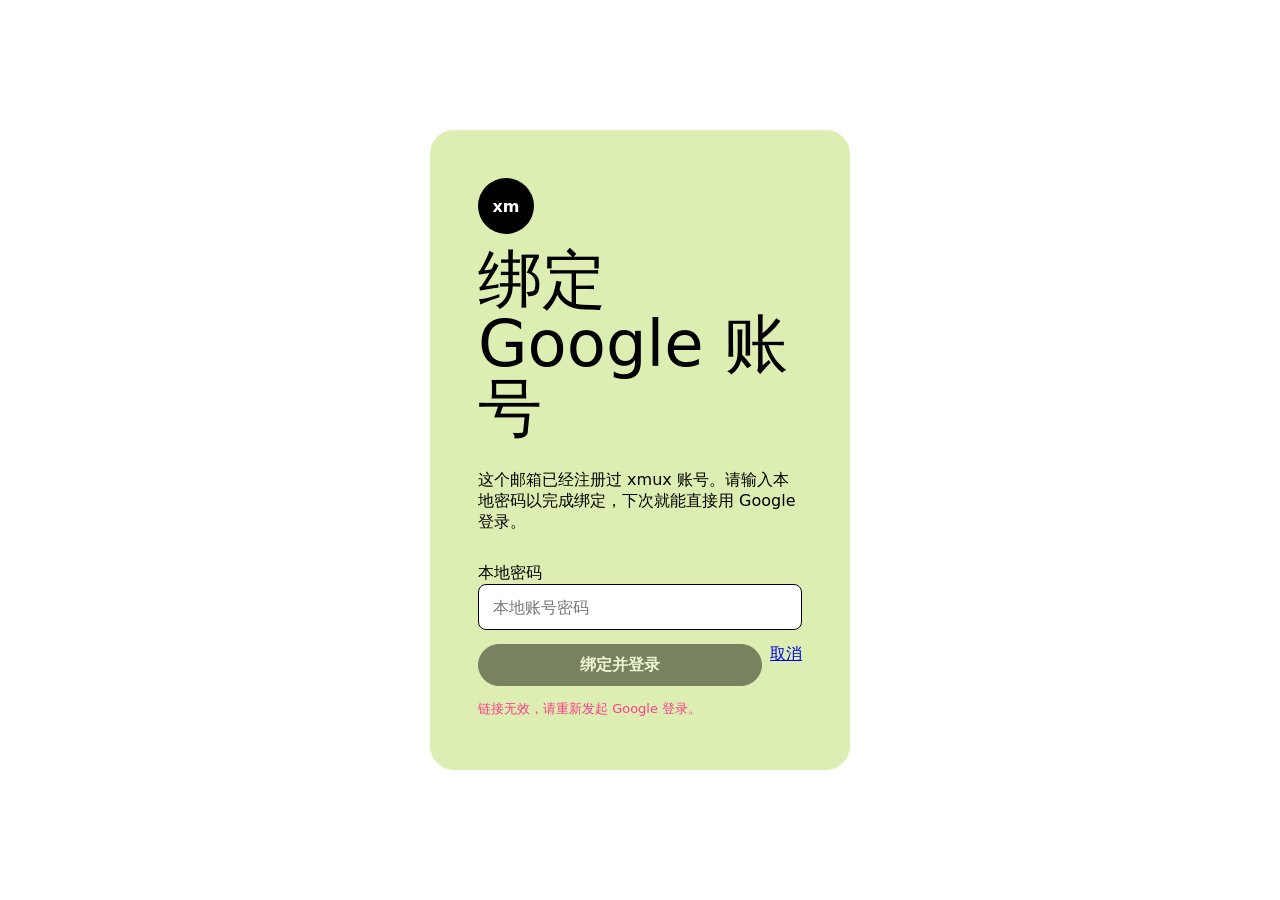
<file: web/user/oauth_bind.html>
<!doctype html>
<html lang="zh-CN">
  <head>
    <meta charset="utf-8" />
    <meta name="viewport" content="width=device-width, initial-scale=1" />
    <title>绑定 Google 账号 - xmux</title>
    <link rel="stylesheet" href="styles.css" />
  </head>
  <body>
    <main class="login-shell">
      <form id="bindForm" class="login-box">
        <div class="login-mark">xm</div>
        <h1>绑定 Google 账号</h1>
        <p class="login-hint">这个邮箱已经注册过 xmux 账号。请输入本地密码以完成绑定，下次就能直接用 Google 登录。</p>
        <label>本地密码<input id="bindPassword" type="password" autocomplete="current-password" placeholder="本地账号密码" /></label>
        <div class="login-actions">
          <button type="submit">绑定并登录</button>
          <a class="link-button" href="login.html">取消</a>
        </div>
        <p id="bindMessage" class="login-message"></p>
      </form>
    </main>
    <script src="../shared/path.js"></script>
    <script src="oauth_bind.js"></script>
  </body>
</html>
</file>
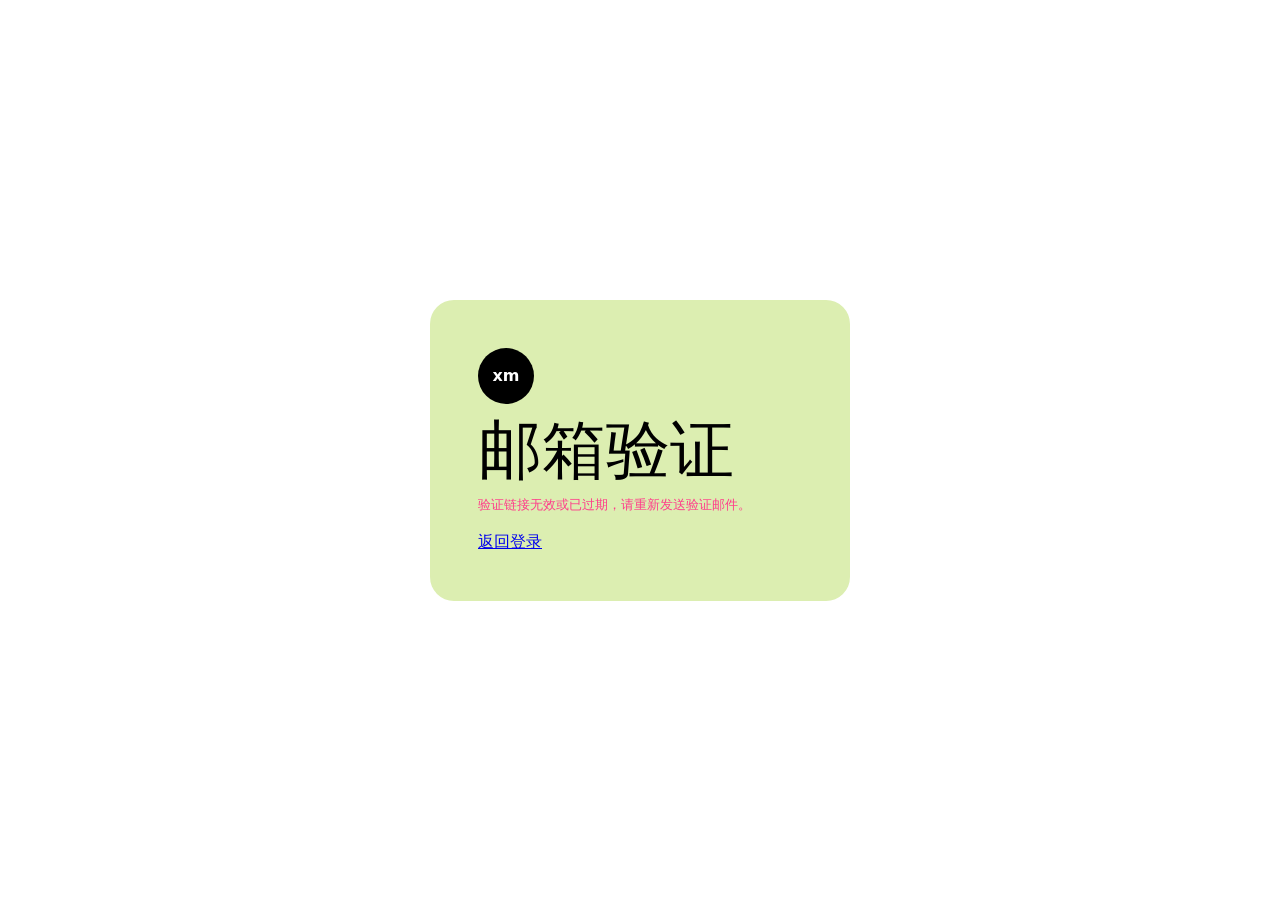
<file: web/user/verified.html>
<!doctype html>
<html lang="zh-CN">
  <head>
    <meta charset="utf-8" />
    <meta name="viewport" content="width=device-width, initial-scale=1" />
    <title>邮箱验证 - xmux</title>
    <link rel="stylesheet" href="styles.css" />
  </head>
  <body>
    <main class="login-shell">
      <div class="login-box">
        <div class="login-mark">xm</div>
        <h1>邮箱验证</h1>
        <p id="verifyMessage" class="login-message"></p>
        <div class="login-actions">
          <a class="link-button" href="login.html">返回登录</a>
        </div>
      </div>
    </main>
    <script>
      const params = new URLSearchParams(window.location.search);
      const status = params.get("status");
      const message = document.getElementById("verifyMessage");
      if (status === "ok") {
        message.textContent = "邮箱验证成功，可以登录了。";
        message.classList.add("ok");
      } else {
        message.textContent = "验证链接无效或已过期，请重新发送验证邮件。";
        message.classList.add("error");
      }
    </script>
  </body>
</html>
</file>
<file: web/user/styles.css>
:root {
  color-scheme: light;
  --canvas: #ffffff;
  --ink: #000000;
  --surface: #f7f7f5;
  --hairline: #e6e6e6;
  --lime: #dceeb1;
  --lilac: #c5b0f4;
  --mint: #c8e6cd;
  --pink: #efd4d4;
  --danger: #ff3d8b;
  font-family: Inter, ui-sans-serif, system-ui, -apple-system, BlinkMacSystemFont, "Segoe UI", sans-serif;
}

* {
  box-sizing: border-box;
}

body {
  margin: 0;
  min-height: 100vh;
  background: var(--canvas);
  color: var(--ink);
}

button,
input,
textarea,
select {
  font: inherit;
}

button {
  min-height: 42px;
  border: 1px solid var(--ink);
  border-radius: 50px;
  padding: 0 18px;
  background: var(--ink);
  color: var(--canvas);
  cursor: pointer;
  font-size: 16px;
  font-weight: 700;
  letter-spacing: 0;
}

button.secondary,
.nav-item {
  background: var(--canvas);
  color: var(--ink);
}

button:disabled {
  cursor: not-allowed;
  opacity: 0.45;
}

input,
textarea,
select {
  width: 100%;
  border: 1px solid var(--ink);
  border-radius: 8px;
  padding: 12px 14px;
  background: var(--canvas);
  color: var(--ink);
  outline: none;
}

input,
select {
  min-height: 46px;
}

textarea {
  resize: vertical;
  line-height: 1.45;
}

input:focus,
textarea:focus,
select:focus {
  box-shadow: 0 0 0 3px rgba(0, 0, 0, 0.12);
}

.login-shell {
  min-height: 100vh;
  display: grid;
  place-items: center;
  padding: 24px;
}

.login-box {
  width: min(420px, 100%);
  display: grid;
  gap: 14px;
  border-radius: 24px;
  padding: 48px;
  background: var(--lime);
}

.login-mark,
.brand-mark,
.account-chip span {
  display: grid;
  place-items: center;
  border-radius: 9999px;
  background: var(--ink);
  color: var(--canvas);
  font-weight: 900;
}

.login-mark {
  width: 56px;
  height: 56px;
}

.login-box h1 {
  margin: 0;
  font-size: clamp(44px, 10vw, 64px);
  font-weight: 400;
  line-height: 1;
}

.login-subtitle,
.login-message,
.message,
.panel p {
  margin: 0;
  line-height: 1.45;
}

.login-actions {
  display: grid;
  grid-template-columns: 1fr auto;
  gap: 8px;
}

.email-row {
  display: grid;
  grid-template-columns: minmax(0, 1fr) auto;
  gap: 8px;
  align-items: stretch;
}

.email-row input {
  width: 100%;
}

.email-row button {
  white-space: nowrap;
}

.login-aux {
  display: flex;
  justify-content: flex-end;
  margin-top: -4px;
}

.login-link {
  font-size: 12px;
  color: rgba(0, 0, 0, 0.55);
  text-decoration: none;
}

.login-link:hover {
  color: var(--ink);
  text-decoration: underline;
}

.google-button {
  display: inline-flex;
  align-items: center;
  justify-content: center;
  gap: 8px;
  background: #fff;
  color: #1f1f1f;
  border: 1px solid #dadce0;
  font-weight: 600;
}

.google-button:hover {
  background: #f6f7f9;
}

.google-button .google-icon {
  width: 18px;
  height: 18px;
}

.login-message,
.message {
  min-height: 22px;
  color: var(--danger);
  font-size: 13px;
}

.user-layout {
  min-height: 100vh;
  display: grid;
  grid-template-columns: 280px minmax(0, 1fr);
}

.sidebar {
  position: sticky;
  top: 0;
  height: 100vh;
  display: flex;
  flex-direction: column;
  gap: 24px;
  padding: 24px 18px;
  border-right: 1px solid var(--hairline);
  background: var(--canvas);
}

.brand {
  display: grid;
  grid-template-columns: 44px minmax(0, 1fr);
  gap: 12px;
  align-items: center;
  padding-bottom: 18px;
  border-bottom: 1px solid var(--hairline);
}

.brand-mark {
  width: 44px;
  height: 44px;
}

.brand span,
.section-eyebrow,
.panel label,
.account-chip em,
.sidebar-footer,
.command-row small,
.command-stats span,
.command-status,
.command-rule-list span,
.file-meta,
.summary-grid span {
  font-family: "SF Mono", Menlo, Consolas, monospace;
  font-size: 12px;
  font-style: normal;
  letter-spacing: 0.6px;
  text-transform: uppercase;
}

.brand strong {
  display: block;
  margin-top: 3px;
  font-size: 20px;
}

.nav {
  display: grid;
  gap: 8px;
}

.nav-item {
  width: 100%;
  justify-content: flex-start;
  border-color: transparent;
  text-align: left;
}

.nav-item.active,
.nav-item:hover {
  border-color: var(--ink);
  background: var(--ink);
  color: var(--canvas);
}

.sidebar-footer {
  margin-top: auto;
  display: grid;
  gap: 12px;
}

.sidebar-footer a {
  color: var(--ink);
  font-weight: 800;
}

.content {
  min-width: 0;
  padding: 28px;
  padding-bottom: 96px;
}

.content-header {
  display: flex;
  align-items: center;
  justify-content: space-between;
  gap: 16px;
  margin-bottom: 22px;
}

.section-eyebrow {
  margin: 0;
  font-size: 14px;
}

.account-chip {
  display: flex;
  align-items: center;
  gap: 10px;
  min-width: 0;
}

.account-chip span {
  width: 36px;
  height: 36px;
  flex: 0 0 auto;
}

.account-chip strong {
  overflow: hidden;
  text-overflow: ellipsis;
  white-space: nowrap;
}

.section {
  display: none;
}

.section.active {
  display: block;
}

.section-grid.two,
.path-layout,
.command-layout {
  display: grid;
  grid-template-columns: repeat(2, minmax(0, 1fr));
  gap: 16px;
  align-items: start;
}

.command-layout {
  grid-template-columns: minmax(0, 1.45fr) minmax(260px, 0.55fr);
}

.panel {
  display: grid;
  align-content: start;
  gap: 16px;
  border: 1px solid var(--ink);
  border-radius: 8px;
  padding: 24px;
  background: var(--canvas);
}

.panel.color-lime {
  border-color: transparent;
  background: var(--lime);
}

.panel.color-lilac {
  border-color: transparent;
  background: var(--lilac);
}

.panel h2 {
  margin: 0;
  font-size: 24px;
  line-height: 1.2;
}

.panel label {
  display: grid;
  gap: 8px;
}

.check.standalone {
  display: flex;
  align-items: center;
  gap: 12px;
}

.check input {
  width: auto;
  min-height: 0;
}

.summary-grid {
  display: grid;
  grid-template-columns: repeat(3, minmax(0, 1fr));
  gap: 10px;
}

.summary-grid div {
  display: grid;
  gap: 6px;
  border: 1px solid var(--ink);
  border-radius: 8px;
  padding: 14px;
  background: var(--canvas);
}

.summary-grid strong {
  font-size: 32px;
  line-height: 1;
}

.panel-toolbar,
.pathbar {
  display: flex;
  align-items: center;
  justify-content: space-between;
  gap: 10px;
}

.command-list {
  display: grid;
  gap: 10px;
  max-height: calc(100vh - 310px);
  overflow: auto;
  padding-right: 2px;
}

.command-list-panel {
  gap: 14px;
}

.command-stats {
  display: grid;
  grid-template-columns: repeat(3, minmax(0, 1fr));
  gap: 10px;
}

.command-stats div {
  display: grid;
  gap: 6px;
  min-height: 76px;
  border: 1px solid var(--ink);
  border-radius: 8px;
  padding: 12px 14px;
  background: var(--surface);
}

.command-stats div:nth-child(1) {
  background: var(--mint);
}

.command-stats div:nth-child(2) {
  background: var(--lilac);
}

.command-stats div:nth-child(3) {
  background: var(--pink);
}

.command-stats strong {
  font-size: 30px;
  line-height: 1;
}

.command-row {
  display: grid;
  grid-template-columns: 46px minmax(0, 1fr) auto;
  align-items: center;
  gap: 12px;
  min-height: 68px;
  border: 1px solid var(--hairline);
  border-radius: 8px;
  padding: 11px 12px;
  background: var(--canvas);
  cursor: pointer;
  transition: border-color 0.16s ease, background 0.16s ease, box-shadow 0.16s ease;
}

.command-row:hover {
  border-color: var(--ink);
  box-shadow: 0 6px 18px rgba(0, 0, 0, 0.06);
}

.command-row.enabled {
  border-color: var(--ink);
  background: #fbfff1;
}

.command-row.admin-disabled {
  cursor: not-allowed;
  opacity: 0.66;
}

.command-switch {
  position: relative;
  width: 42px;
  height: 26px;
}

.command-switch input {
  position: absolute;
  inset: 0;
  z-index: 2;
  width: 100%;
  min-height: 0;
  margin: 0;
  cursor: pointer;
  opacity: 0;
}

.command-switch span {
  position: absolute;
  inset: 0;
  border: 1px solid var(--ink);
  border-radius: 999px;
  background: var(--canvas);
}

.command-switch span::after {
  content: "";
  position: absolute;
  top: 4px;
  left: 4px;
  width: 16px;
  height: 16px;
  border-radius: 999px;
  background: var(--ink);
  transition: transform 0.16s ease;
}

.command-switch input:checked + span {
  background: var(--lime);
}

.command-switch input:checked + span::after {
  transform: translateX(16px);
}

.command-switch input:disabled {
  cursor: not-allowed;
}

.command-main {
  min-width: 0;
  display: grid;
  gap: 3px;
}

.command-main strong,
.command-main small {
  min-width: 0;
  overflow: hidden;
  text-overflow: ellipsis;
  white-space: nowrap;
}

.command-main strong {
  font-size: 18px;
}

.command-status {
  border: 1px solid var(--ink);
  border-radius: 999px;
  padding: 5px 9px;
  background: var(--canvas);
  color: var(--ink);
  white-space: nowrap;
}

.command-row.enabled .command-status {
  background: var(--lime);
}

.command-row.disabled:not(.admin-disabled) .command-status {
  background: var(--surface);
}

.command-row.admin-disabled .command-status {
  border-color: var(--danger);
  background: var(--pink);
}

.command-side-panel {
  position: sticky;
  top: 28px;
  background: var(--surface);
}

.command-rule-list {
  display: grid;
  gap: 10px;
}

.command-rule-list div {
  display: grid;
  gap: 5px;
  border-top: 1px solid var(--hairline);
  padding-top: 12px;
}

.command-rule-list div:first-child {
  border-top: 0;
  padding-top: 0;
}

.command-rule-list strong {
  font-size: 15px;
}

.pathbar {
  justify-content: flex-start;
  border: 1px solid var(--ink);
  border-radius: 8px;
  padding: 8px;
}

#currentPath {
  min-width: 0;
  overflow-wrap: anywhere;
  border-left: 1px solid var(--hairline);
  padding-left: 12px;
  font-weight: 800;
}

.path-count {
  border: 1px solid var(--ink);
  border-radius: 999px;
  padding: 6px 10px;
  background: var(--mint);
  font-size: 12px;
  font-weight: 800;
}

.file-list {
  display: grid;
  gap: 8px;
  max-height: calc(100vh - 270px);
  overflow: auto;
}

.file-row {
  display: grid;
  grid-template-columns: minmax(0, 1fr) auto auto;
  gap: 9px;
  align-items: center;
  min-height: 58px;
  border: 1px solid var(--hairline);
  border-radius: 8px;
  padding: 8px;
  background: var(--surface);
}

.file-name {
  min-width: 0;
  display: flex;
  align-items: center;
  gap: 11px;
  overflow: hidden;
}

.file-text {
  min-width: 0;
  display: grid;
  gap: 2px;
}

.file-label,
.file-meta {
  min-width: 0;
  overflow: hidden;
  text-overflow: ellipsis;
  white-space: nowrap;
}

.file-label {
  font-weight: 800;
}

.file-icon {
  position: relative;
  flex: 0 0 auto;
  width: 34px;
  height: 34px;
  border: 1px solid var(--ink);
  border-radius: 8px;
  background: var(--canvas);
}

.dir-icon::before {
  content: "";
  position: absolute;
  left: 7px;
  right: 6px;
  top: 13px;
  height: 12px;
  border: 1px solid var(--ink);
  border-radius: 4px;
  background: var(--lilac);
}

.dir-icon::after {
  content: "";
  position: absolute;
  left: 8px;
  top: 9px;
  width: 10px;
  height: 6px;
  border: 1px solid var(--ink);
  border-bottom: 0;
  border-radius: 4px 4px 0 0;
  background: var(--lilac);
}

.file-icon-doc::before {
  content: "";
  position: absolute;
  left: 10px;
  top: 7px;
  width: 13px;
  height: 19px;
  border: 1px solid var(--ink);
  border-radius: 4px;
  background: var(--mint);
}

.file-action {
  min-height: 34px;
  background: var(--canvas);
  color: var(--ink);
}

.file-action.primary {
  background: var(--ink);
  color: var(--canvas);
}

.file-action.cancel {
  border-color: var(--danger);
  background: var(--pink);
  color: var(--ink);
}

.empty-state {
  min-height: 44px;
  display: grid;
  place-items: center;
  border: 1px dashed var(--ink);
  border-radius: 8px;
  color: var(--ink);
}

.savebar {
  position: fixed;
  right: 28px;
  bottom: 24px;
  z-index: 10;
}

[hidden] {
  display: none !important;
}

@media (max-width: 1080px) {
  .user-layout,
  .section-grid.two,
  .path-layout,
  .command-layout {
    grid-template-columns: 1fr;
  }

  .sidebar {
    position: static;
    height: auto;
  }

  .command-side-panel {
    position: static;
  }
}

@media (max-width: 720px) {
  .content,
  .sidebar,
  .panel,
  .login-box {
    padding: 20px;
  }

  .content-header,
  .account-chip,
  .panel-toolbar {
    align-items: flex-start;
    flex-direction: column;
  }

  .summary-grid,
  .command-stats,
  .file-row {
    grid-template-columns: 1fr;
  }

  .command-list {
    max-height: none;
  }

  .command-row {
    grid-template-columns: 46px minmax(0, 1fr);
  }

  .command-status {
    grid-column: 2;
    justify-self: start;
  }

  .file-name {
    width: 100%;
  }

  .savebar {
    left: 20px;
    right: 20px;
  }

  .savebar button {
    width: 100%;
  }
}
</file>
